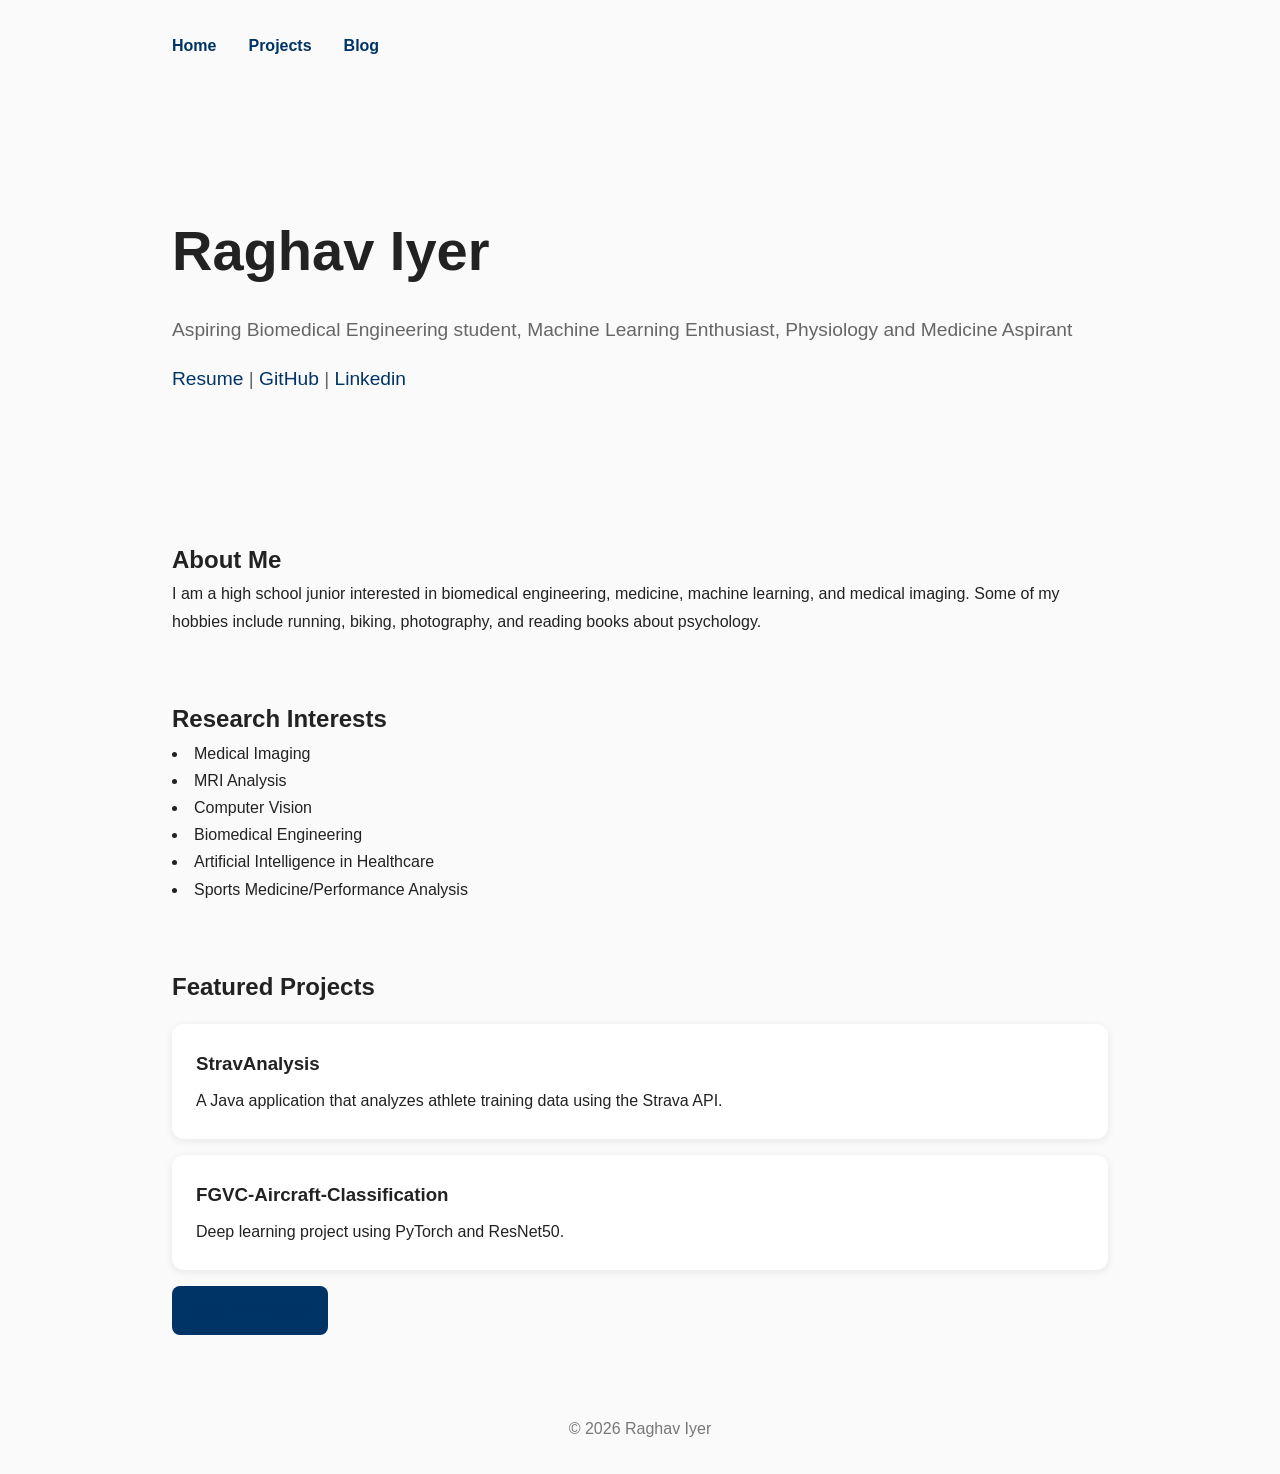
<file: index.html>
<!DOCTYPE html>
<html lang="en">

<head>
    <meta charset="UTF-8">
    <meta name="viewport" content="width=device-width, initial-scale=1.0">
    <title>Raghav Iyer</title>
    <link rel="stylesheet" href="style.css">
</head>

<body>

    <nav>
        <a href="index.html">Home</a>
        <a href="projects.html">Projects</a>
        <a href="blog.html">Blog</a>
    </nav>

    <header class="hero">
        <h1>Raghav Iyer</h1>

        <p>
            Aspiring Biomedical Engineering student, Machine Learning Enthusiast, Physiology and Medicine Aspirant
        </p>
        <p><a href = "data/resume.pdf">Resume</a> | <a href = "https://github.com/raghavi1024">GitHub</a> | <a href="https://www.linkedin.com/in/raghav-i-a81787403/">Linkedin</a></p>
    </header>

    <section>
        <h2>About Me</h2>

        <p>
            I am a high school junior interested in biomedical engineering,
            medicine, machine learning, and medical imaging. Some of my hobbies include running, biking, photography, and reading books about psychology.
           
        </p>
    </section>

    <section>
        <h2>Research Interests</h2>


        <ul style = "list-style-position: inside; padding-left: 0;">
            <li>Medical Imaging</li>
            <li>MRI Analysis</li>
            <li>Computer Vision</li>
            <li>Biomedical Engineering</li>
            <li>Artificial Intelligence in Healthcare</li>
            <li>Sports Medicine/Performance Analysis</li>
        </ul>

    </section>

    <section>
        <h2>Featured Projects</h2>

        <div class="card">
            <h3>StravAnalysis</h3>
            <p>
                A Java application that analyzes athlete training data
                using the Strava API.
            </p>
        </div>

        <div class="card">
            <h3>FGVC-Aircraft-Classification</h3>
            <p>
                Deep learning project using PyTorch and ResNet50.
            </p>
        </div>

        <a class="button" href="projects.html">
            View All Projects
        </a>
    </section>

    <footer>
        © 2026 Raghav Iyer
    </footer>

</body>

</html>
</file>
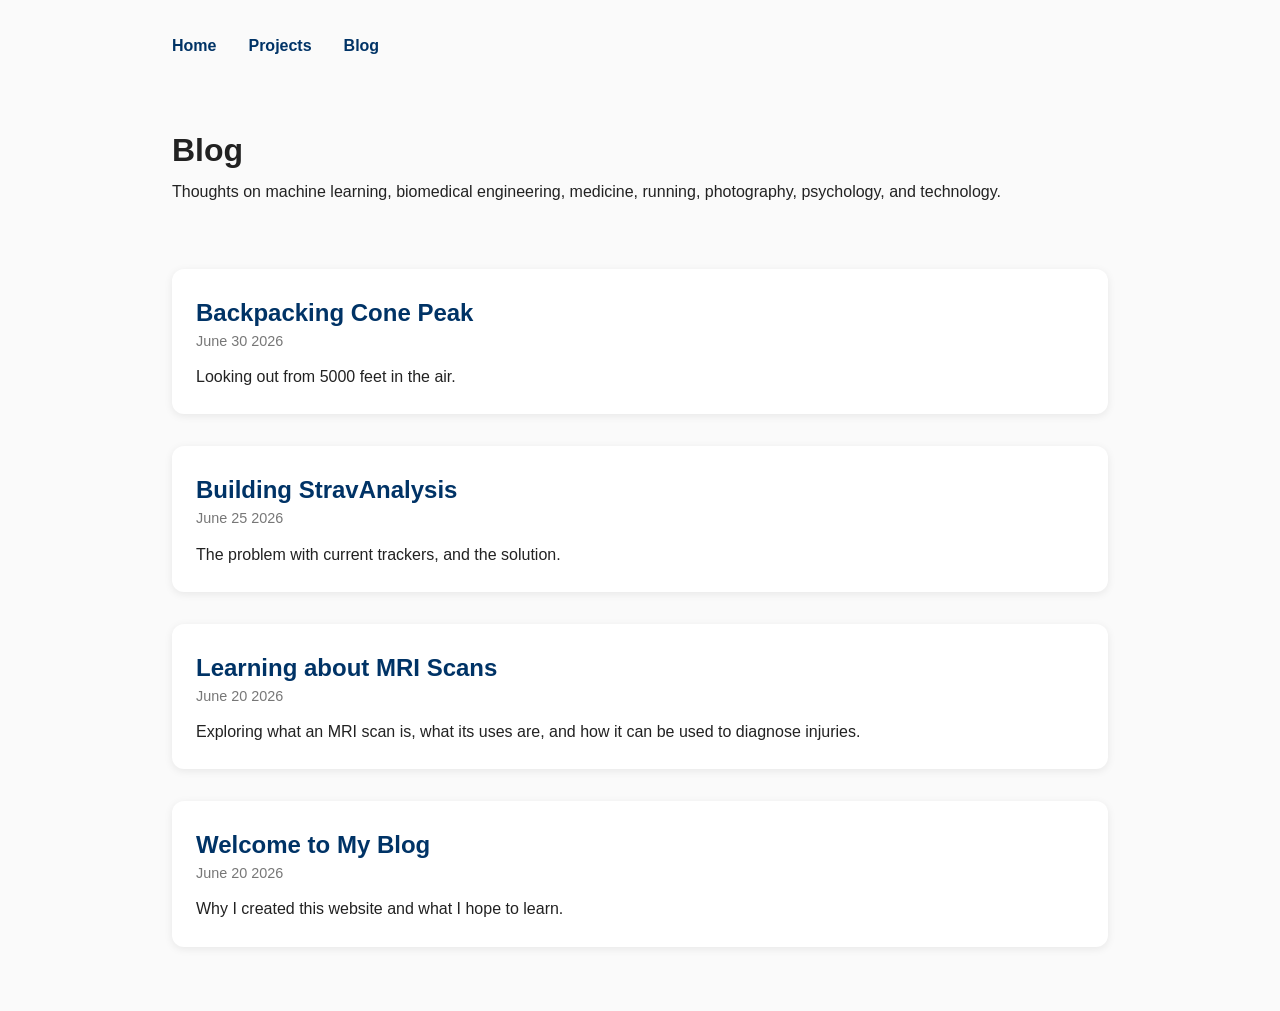
<file: blog.html>
<!DOCTYPE html>
<html lang="en">

<head>
    <meta charset="UTF-8">
    <meta name="viewport" content="width=device-width, initial-scale=1.0">
    <title>Blog | Raghav Iyer</title>
    <link rel="stylesheet" href="style.css">
</head>

<body>

    <nav>
        <a href="index.html">Home</a>
        <a href="projects.html">Projects</a>
        <a href="blog.html">Blog</a>
    </nav>

    <h1>Blog</h1>

    <p>
        Thoughts on machine learning, biomedical engineering,
        medicine, running, photography, psychology, and technology.
    </p>

    <section>


        <div class="card post-preview">
            <h2>
                <a href="posts/conepeak.html">
                    Backpacking Cone Peak
                </a>
            </h2>
            <p class="post-date">
                June 30 2026

            </p>
            <p>
                Looking out from 5000 feet in the air.
            </p>
        </div>

        <div class="card post-preview">
            <h2>
                <a href="posts/stravanalysis.html">
                    Building StravAnalysis
                </a>
            </h2>
            <p class="post-date">
                June 25 2026

            </p>
            <p>
                The problem with current trackers, and the solution.
            </p>
        </div>

        <div class="card post-preview">
            <h2>
                <a href="posts/mri.html">
                    Learning about MRI Scans
                </a>
            </h2>

            <p class="post-date">
                June 20 2026

            </p>
            <p>
                Exploring what an MRI scan is, what its uses are, and how it can be used to diagnose injuries.
            </p>
        </div>


        <div class="card post-preview">
            <h2>
                <a href="posts/welcome.html">
                    Welcome to My Blog
                </a>
            </h2>
            <p class="post-date">
                June 20 2026

            </p>
            <p>
                Why I created this website and what I hope to learn.
            </p>
        </div>

    </section>

</body>

</html>
</file>
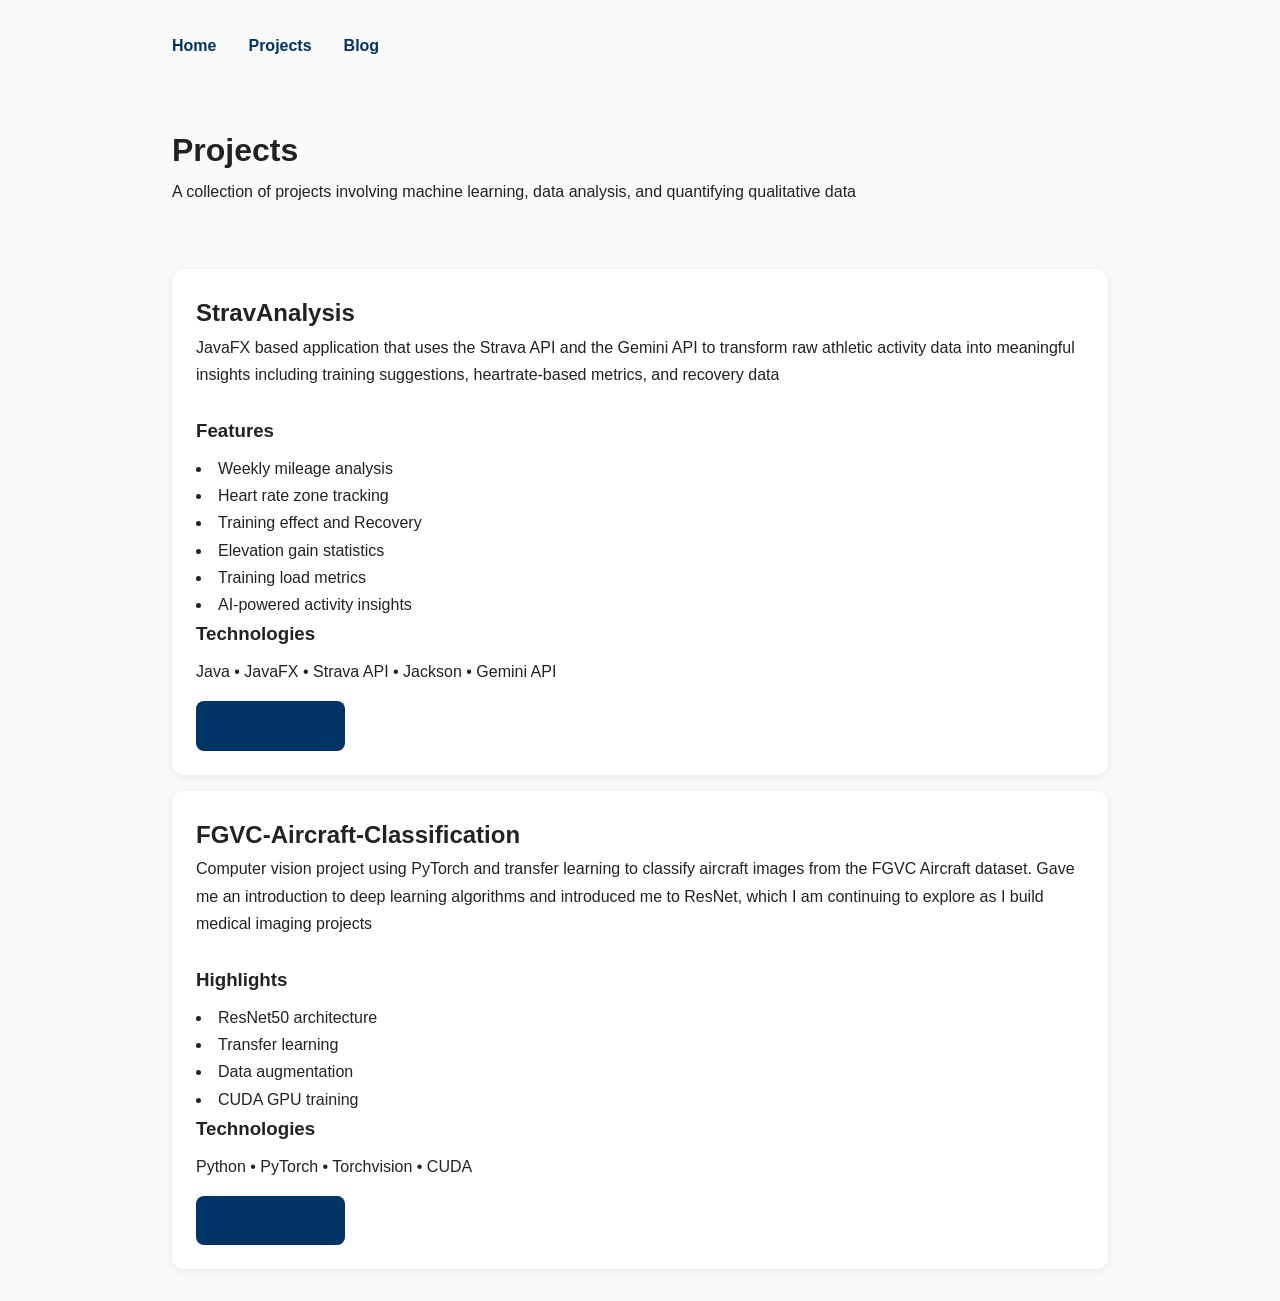
<file: projects.html>
<!DOCTYPE html>
<html lang="en">
<head>
    <meta charset="UTF-8">
    <meta name="viewport" content="width=device-width, initial-scale=1.0">
    <title>Projects | Raghav Iyer</title>
    <link rel="stylesheet" href="style.css">
</head>
<body>

<nav>
    <a href="index.html">Home</a>
    <a href="projects.html">Projects</a>
    <a href="blog.html">Blog</a>
</nav>

<h1>Projects</h1>

<p>
A collection of projects involving 
machine learning, data analysis, and quantifying qualitative data
</p>

<section>

    <div class="card">
        <h2>StravAnalysis</h2>

        <p>
            JavaFX based application that uses the Strava API and the Gemini API
            to transform raw athletic activity data into meaningful insights including training suggestions, 
            heartrate-based metrics, and recovery data
        </p>
        <br>
        <h3>Features</h3>

        <ul style = "list-style-position: inside; padding-left: 0;">
            <li>Weekly mileage analysis</li>
            <li>Heart rate zone tracking</li>
            <li>Training effect and Recovery</li>
            <li>Elevation gain statistics</li>
            <li>Training load metrics</li>
            <li>AI-powered activity insights</li>
        </ul>

        <h3>Technologies</h3>

        <p>
            Java • JavaFX • Strava API • Jackson • Gemini API
        </p>

        <a class="button" target = "_blank" href="https://github.com/raghavi1024/StravAnalysis">
            View on GitHub
        </a>
    </div>

    <div class="card">
        <h2>FGVC-Aircraft-Classification</h2>

        <p>
            Computer vision project using PyTorch and transfer learning
            to classify aircraft images from the FGVC Aircraft dataset. Gave me an introduction to deep learning algorithms and 
            introduced me to ResNet, which I am continuing to explore as I build medical imaging projects
        </p>
        <br>
        <h3>Highlights</h3>

        <ul style = "list-style-position: inside; padding-left: 0;">
            <li>ResNet50 architecture</li>
            <li>Transfer learning</li>
            <li>Data augmentation</li>
            <li>CUDA GPU training</li>
        </ul>

        <h3>Technologies</h3>

        <p>
            Python • PyTorch • Torchvision • CUDA
        </p>

        <a class="button" target = "_blank" href="https://github.com/raghavi1024/FGVC-Aircraft-Classification">
            View on GitHub
        </a>
    </div>

</section>

</body>
</file>
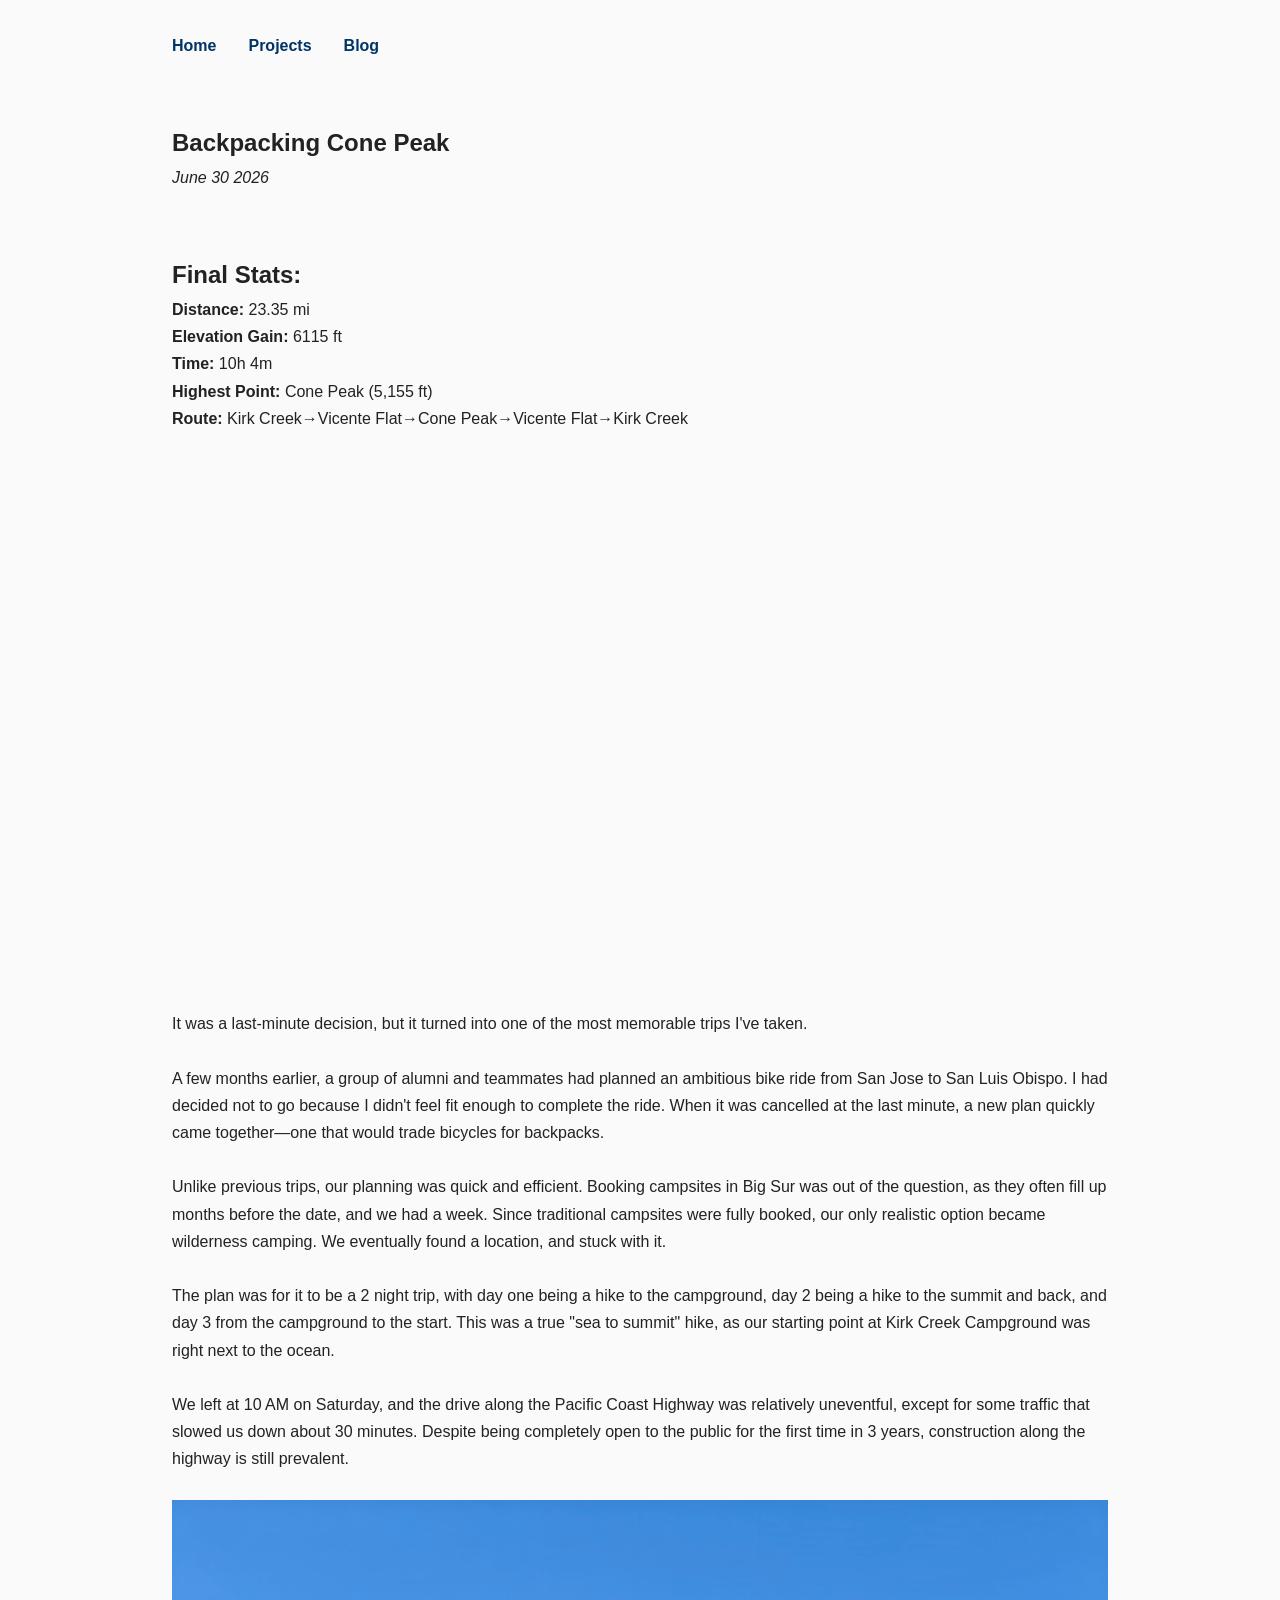
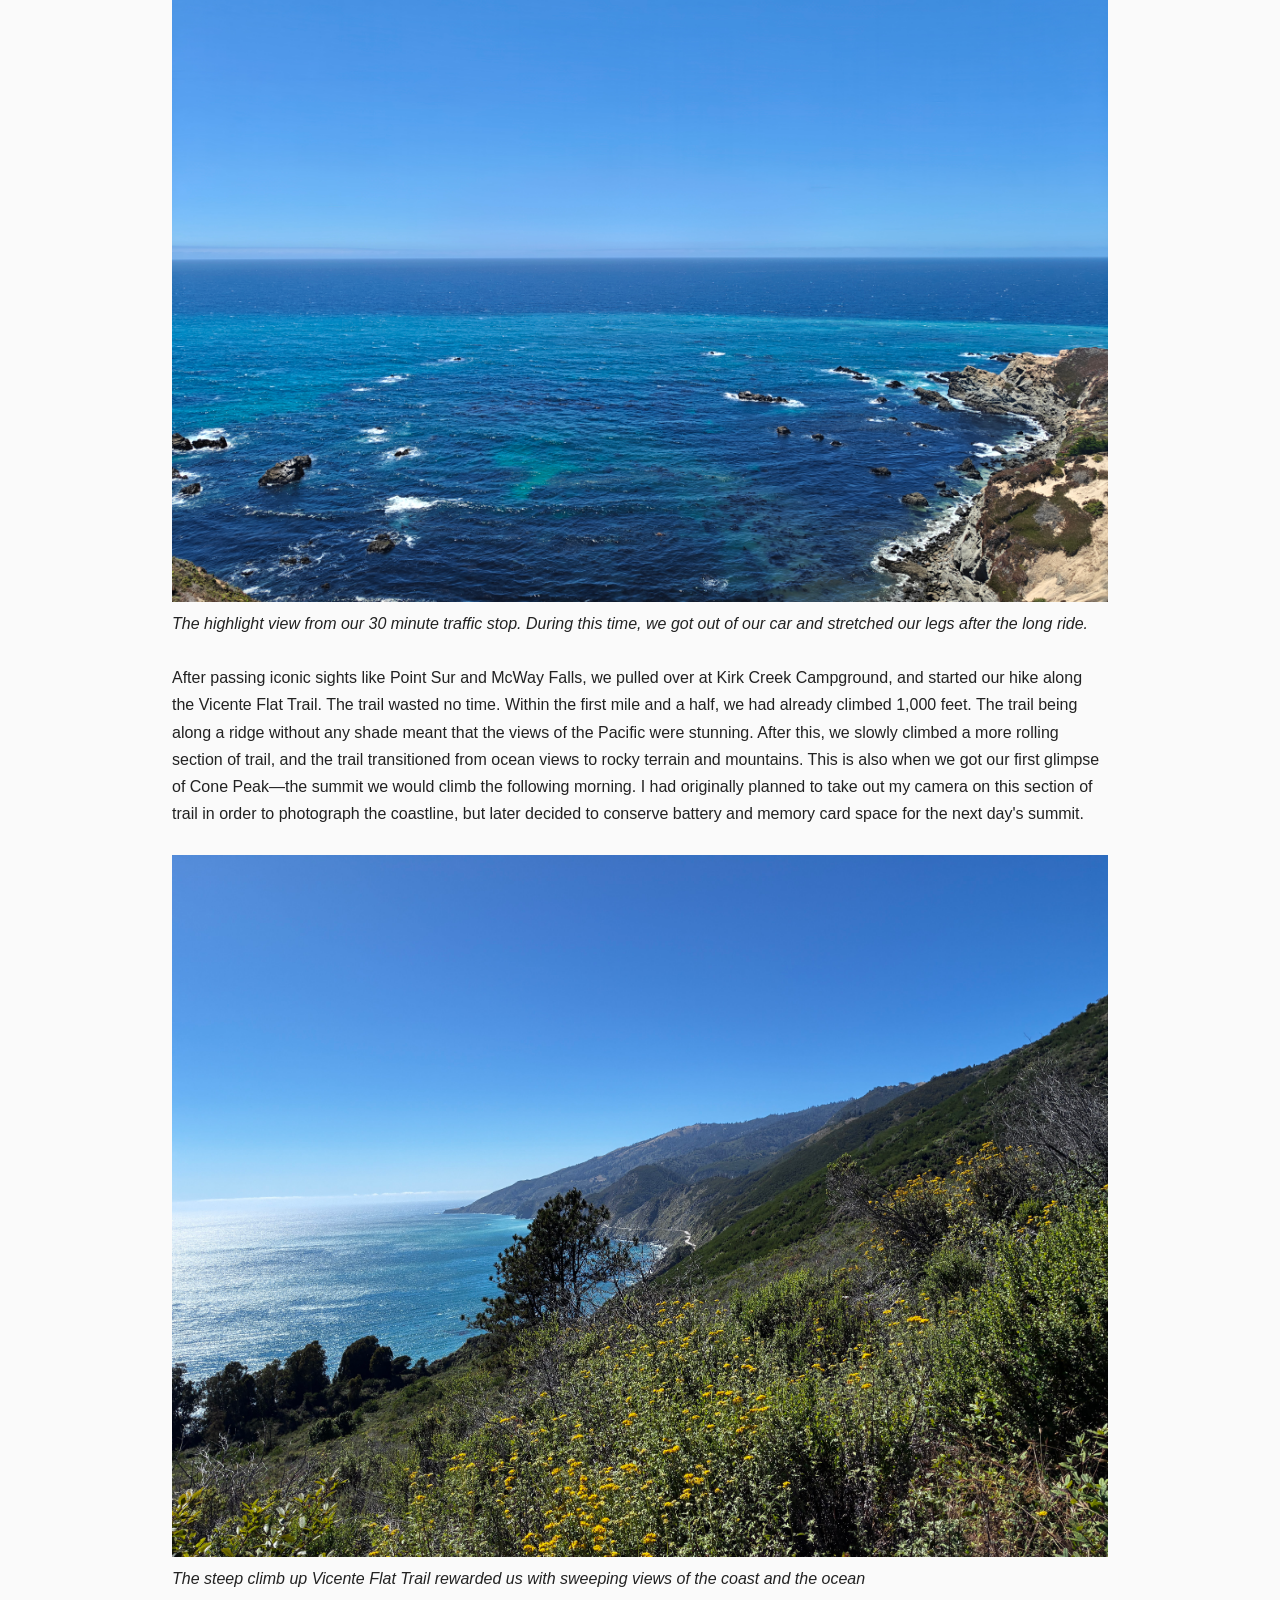
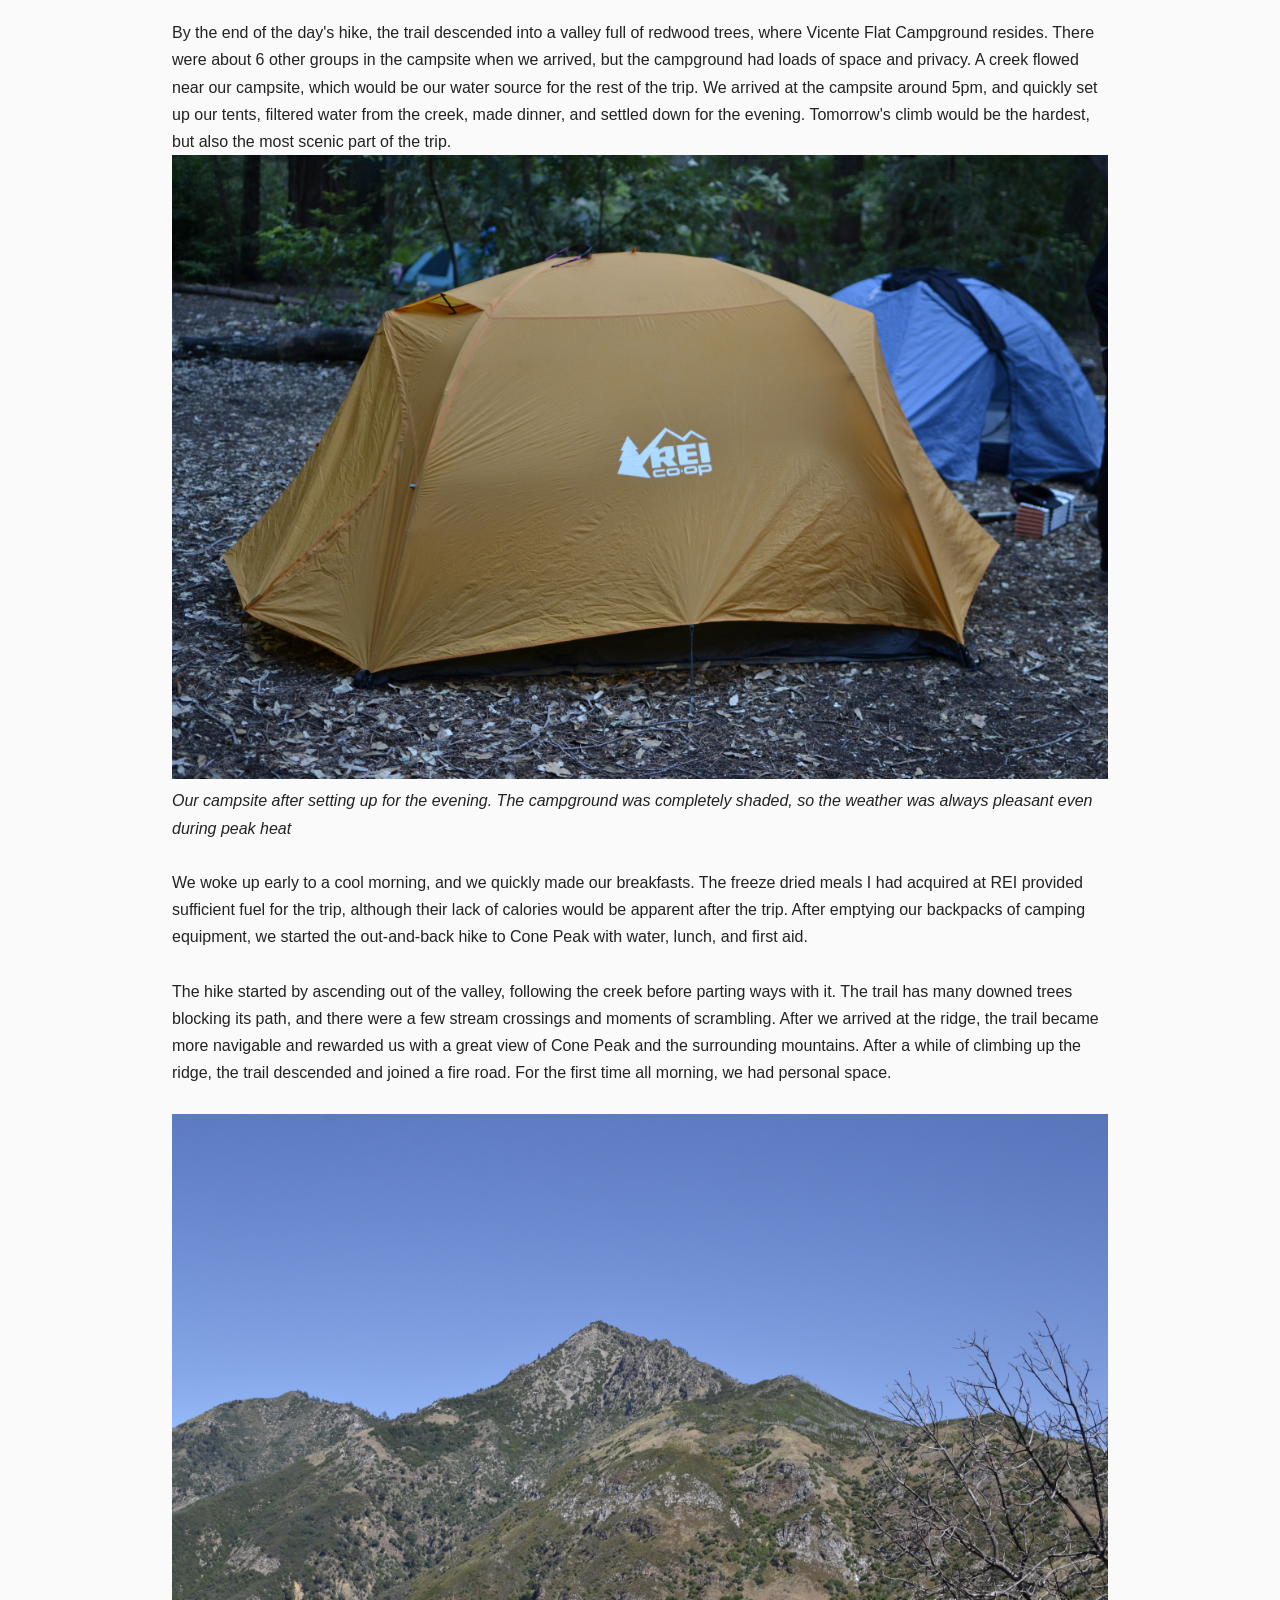
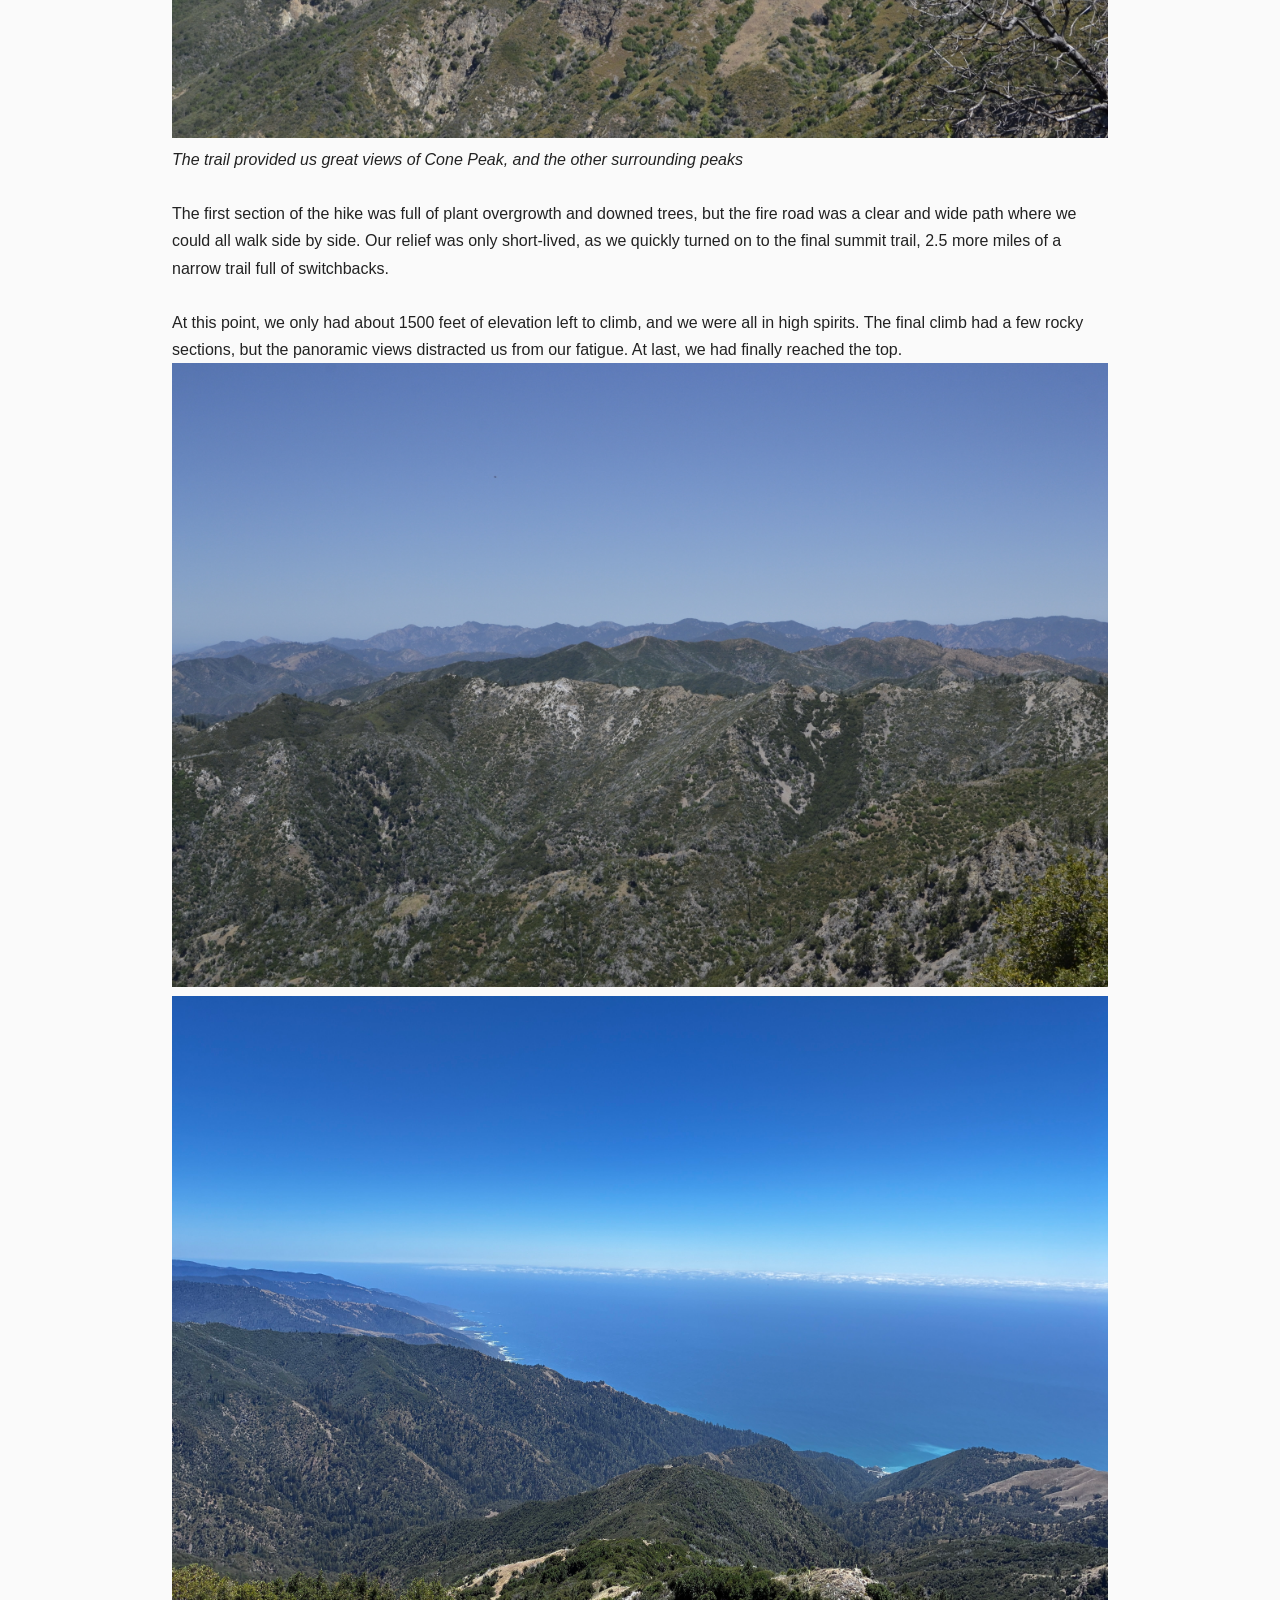
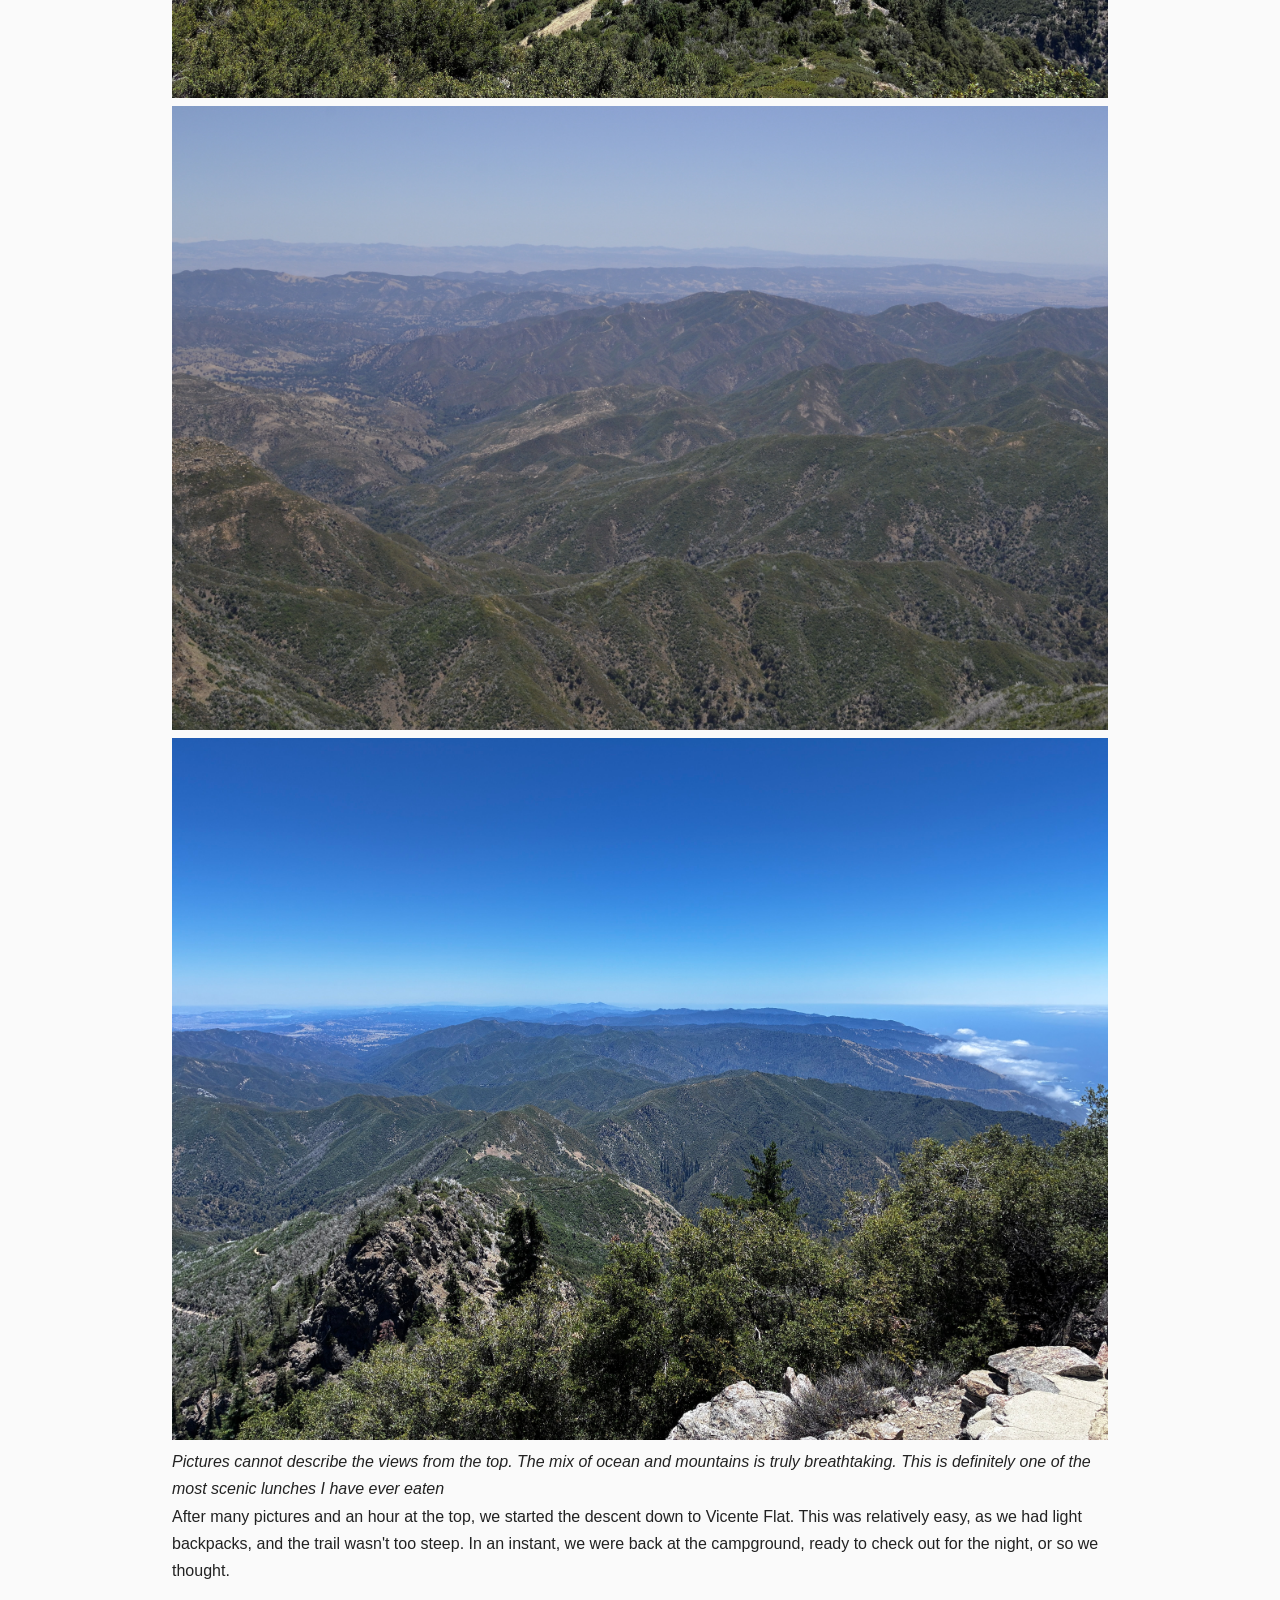
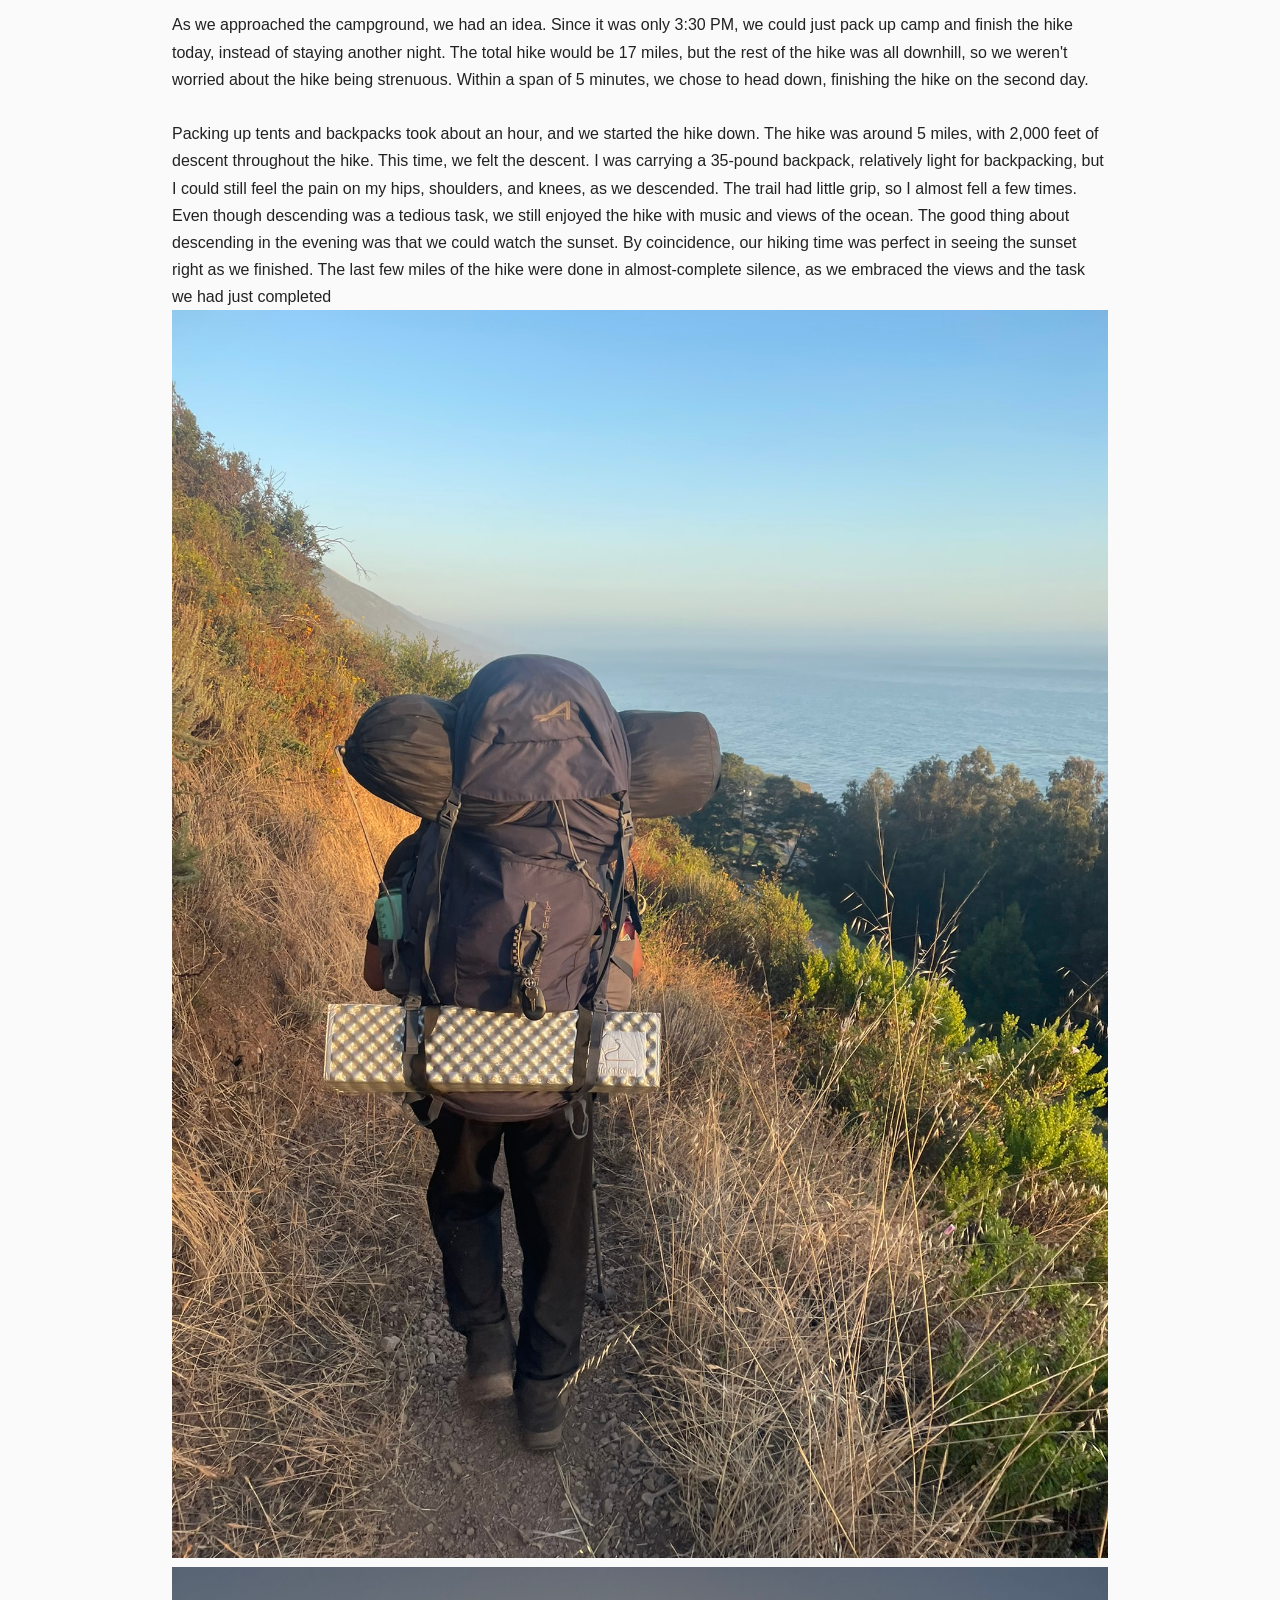
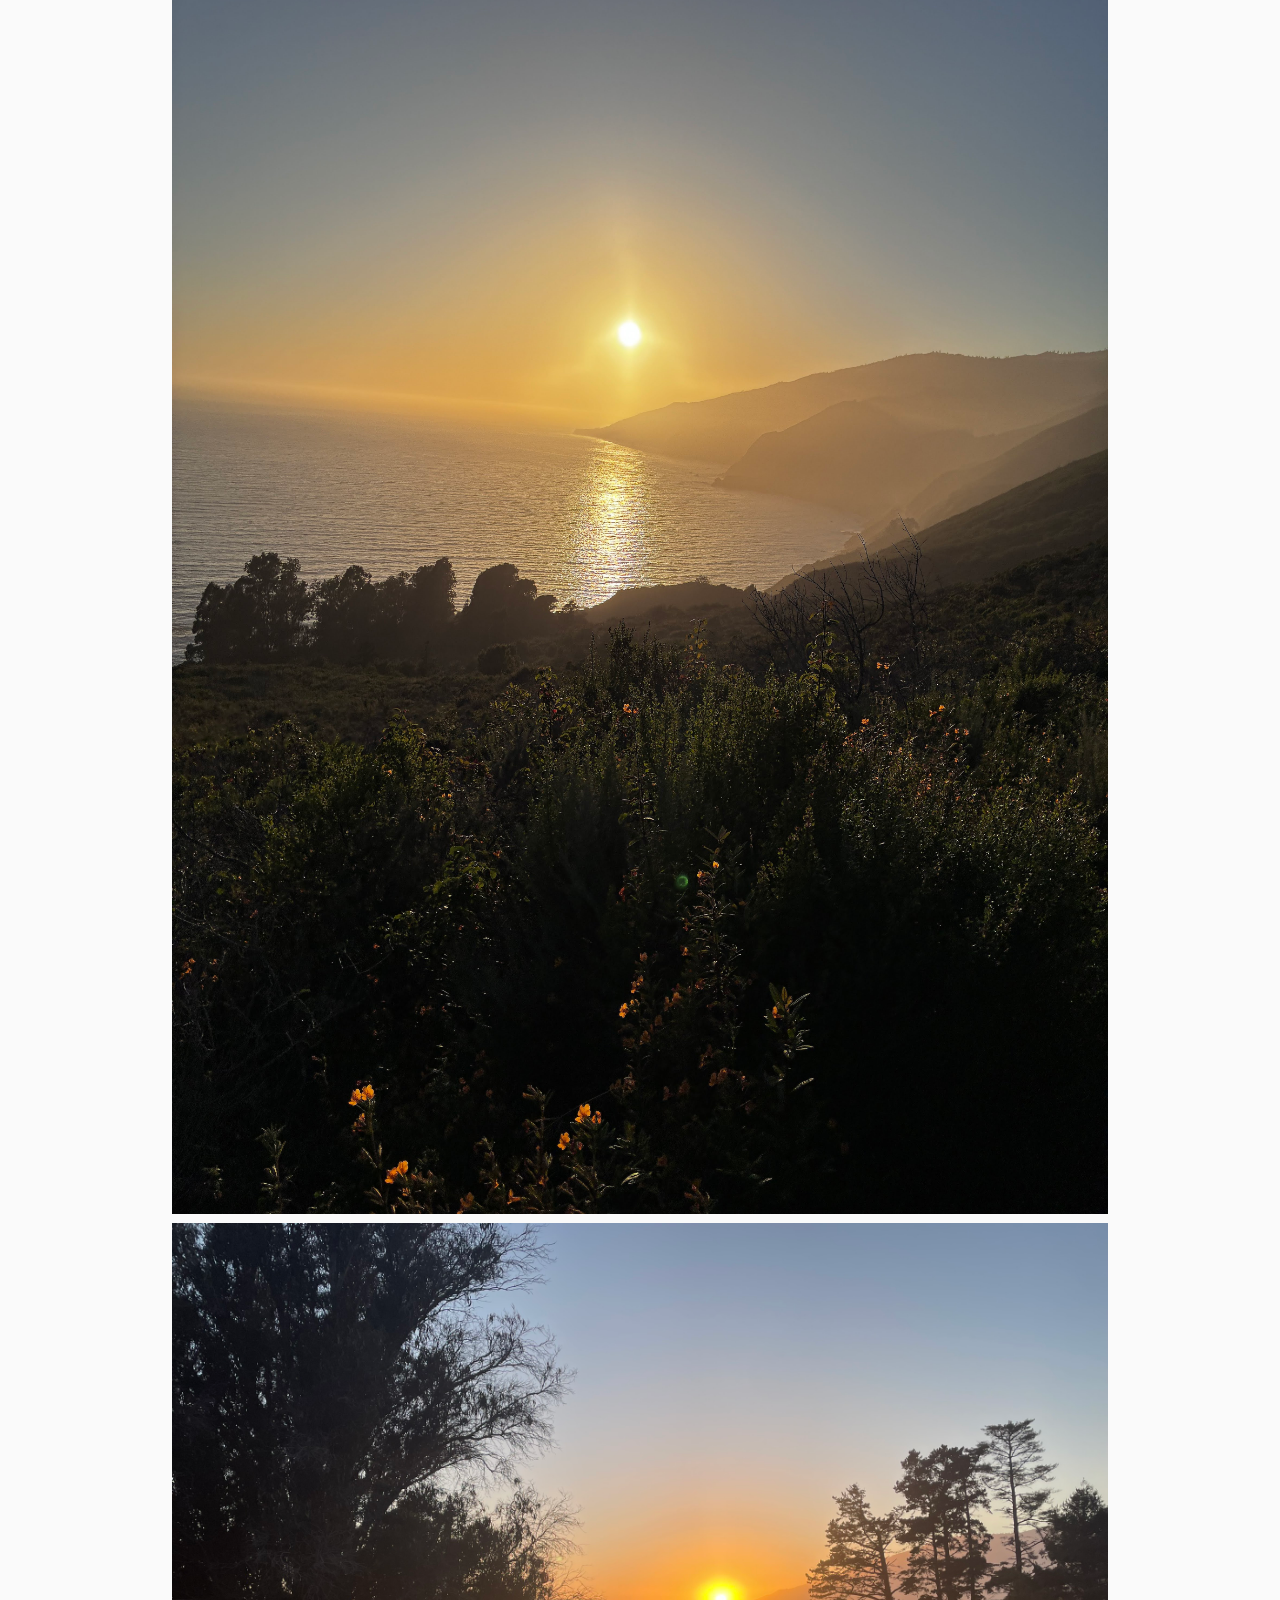
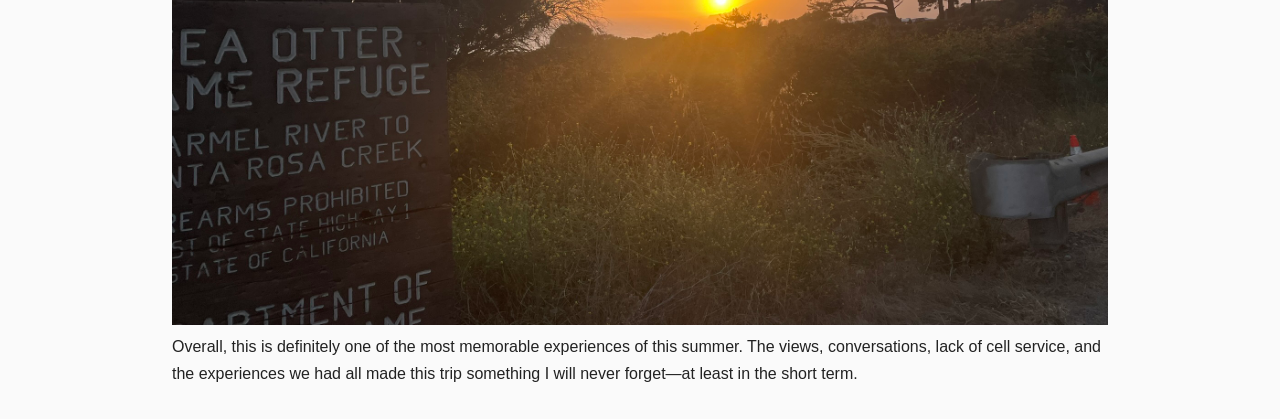
<file: posts/conepeak.html>
<!DOCTYPE html>
<html lang="en">

<head>
    <meta charset="UTF-8">
    <meta name="viewport" content="width=device-width, initial-scale=1.0">
    <title>Backpacking Cone Peak</title>
    <link rel="stylesheet" href="../style.css">
</head>

<body>

    <header>
        <nav>
            <a href="../index.html">Home</a>
            <a href="../projects.html">Projects</a>
            <a href="../blog.html">Blog</a>
        </nav>
    </header>

    <main>
        <article>

            <header>
                <h1>Backpacking Cone Peak</h1>
                <p><em>June 30 2026</em></p>
            </header>

            <section class="stats">
                <h2>Final Stats:</h2>

                <p><strong>Distance:</strong> 23.35 mi</p>
                <p><strong>Elevation Gain:</strong> 6115 ft</p>
                <p><strong>Time:</strong> 10h 4m</p>
                <p><strong>Highest Point:</strong> Cone Peak (5,155 ft)</p>
                <p><strong>Route:</strong> Kirk Creek→Vicente Flat→Cone Peak→Vicente Flat→Kirk Creek</p>
            </section>

            <figure class="route-map">
                <iframe scrolling="no" marginheight="0" marginwidth="0"
                    src="https://onthegomap.com/?m=r&amp;u=mi&amp;w%5B%5D=Routes+may+not+be+suitable+for+public+use.&amp;c%5B%5D=Route+data+%C2%A92026+On+The+Go+Map%2C+OpenStreetMap+Contributors&amp;d=36140&amp;f=74990be8d3&amp;n=1&amp;dm=1&amp;context=embed&amp;r2=wfrx6ZlnbNY2G_Ab7k9x2_3Hf1q1_2Mc2a2Y59UMl1Gd6o63UW4Cw2d1o1Mu6z2i1a2_5y4q5g2s1Vr2fEy1z2Y12X1QDi2a3i4M74W2Gd1q8TI~3m4z4y1l3a2V_5s9Y2n4m3n2AZ4a2f2i2Lo1Z3K8j1_2Y2f1g4c5_1K7~1e3nAY5Oa1s1W3MX1~2Y4z2c3b3r2~24Rs13a4x2a1p3Y3M0X2e3p1W2d5a21y3s4k3Ma2w3k3k2QYCm3Gc1aBW3d3g1u2e5n3g2u4Qw4q3u2KY4_2t1W3~4y13g2i67e5m1y5Y2q4d1W4k2Y1g2v36f3w1d2g12Eh2o3Pg2Z2u2Sg1Ns4w1d2g5s1q17y1e2e36m2c3i3W1u7_1Fi3~[base64]~6k2j2W1f4c6~4m2l3y20W1P4v2k2~6z4d8Bb5z1y4Lz2Gv3~1s1TTs1f3If4i4Z5W4f1W2_2s1Y1Vn1Ej5g2F_4q1y3f4k5t2m1j6w6~8u3tDBl2q1X4_2h4j1X2Ij1d1jAf1VFr3d1d1Y6Z1y1t3u1g1d13BQAu2X1q2Qy2Ad2QX17m2Y1j22c2i1l3Na4OR9c1y1c1Jd2c1e1L~[base64]~1z2~3g1h4a5Hg4r1g3UUW2r1Fw3M_2_1x4Cc5_4e8j2W73w2VQx20l2m3b6W5Vg4j2k2h3W7Ly5t2_2l4eCn1Ah2n2l43h2m4~2o4d1a1p23t3s6t22f1h1l1k1FY3o1a3Pw1b4y2R9Ql6r1Fh1v1k1x3p2t3f1l6f5~2LUZ20l8X1n4j5X1f3v8j2NX2Y1JTj1c1NTX1i17Hx2e1P2t2u1Ks1w2a1Z21d4Y2b3u5Z5y3h10d3e2h6Rv2Az6g23a2t3He8w1v43i4i1_1EY5m1i1Pu2s1y21e2MPAZ4o1t15d2Q79n3m2rBs1z3m1Bw1h20b2v1A1j1j3h4t2z67j3~2Z3a1r4Hx3n2b1l6y4TBv2v1Z5f6h5d3x18Ir2RKLRTc1Rd1d29j5l5x3i1l57h3W3z1GVt7b3h35l2d2d38x1r1p1e2f5r4v1f1Ot2Rf2a2n3QDi2f11v1e25g3f2w3j2X1e1~3X2p4l1x58d5f2h6x14~2W5z2u1JX4p3t2Pv4f2t4d5o3f1t2~2e3b1ZBl3FPXCj3j2Z2v3j3Lx3r4Z22~1e5d3q10Y2X3LZ1q3Z4y2r143Ss2W3b3c3X4_2Y1W3~2LZ1r1X5Nd3oA8W2z1Jf4b5X2g1k1z2J7n1a3h2MZ2g29a4l3o2X2o4z5r9Z2W1x1m3l4_4HW4p8UFe13~1L8Z3h4Eh2Y1PX11x1_2s2gEr1W1p5f2z5x4h1Z2t6_2n1Lv2e1~3B4Te6n6m1FTLX5Ab2Z2z2Lg1p1l9W3x4SnAY7X15l1r2i1_1X1M">
                </iframe>
            </figure>


            <p>It was a last-minute decision, but it turned into one of the most memorable trips I've taken.</p>

            <br>

            <p>A few months earlier, a group of alumni and teammates had planned an ambitious bike ride from San Jose to
                San
                Luis Obispo. I had decided not to go because I didn't feel fit enough to complete the ride. When it was
                cancelled at the last minute, a new plan quickly came together—one that would trade bicycles for
                backpacks.</p>

            <br>

            <p>Unlike previous trips, our planning was quick and efficient. Booking campsites in Big Sur was out of the
                question, as they often fill up months before the date, and we had a week. Since traditional campsites
                were
                fully booked, our only realistic option became wilderness camping.
                We eventually found a location, and stuck with it.</p>
            <br>
            <p>The plan was for it to be a 2 night trip, with day one being a hike to the campground, day 2 being a hike
                to the
                summit and back, and day 3 from the campground to the start. This was a true "sea to summit" hike, as
                our
                starting point at Kirk Creek Campground was right next to the ocean. </p>

            <br>

            <p>We left at 10 AM on Saturday, and the drive along the Pacific Coast Highway was relatively uneventful,
                except for
                some traffic that slowed us down about 30 minutes. Despite
                being completely open to the public for the first time in 3 years, construction along the highway is
                still
                prevalent.
            </p>
            <br>
            <img src="images/highway1traffic.jpg">
            <br>
            <i>The highlight view from our 30 minute traffic stop. During this time, we got out of our car and stretched
                our
                legs after the long ride.</i>
            <br><br>

            <p>After passing iconic sights like Point Sur and McWay Falls, we pulled over at Kirk Creek Campground, and
                started
                our
                hike along the Vicente Flat Trail. The trail wasted no time. Within the first mile and a half, we had
                already
                climbed 1,000 feet. The trail being along a ridge without any shade meant that the views of the Pacific
                were
                stunning. After this, we slowly climbed a more rolling section of trail, and the
                trail transitioned from ocean views to rocky terrain and mountains. This is also when we got our first
                glimpse
                of Cone Peak—the summit we would climb the following morning. I had originally planned to take out my
                camera on
                this
                section of trail in order to photograph the coastline, but later decided to conserve battery and memory
                card
                space for the next day's summit.</p>

            <br>
            <img src="images/vicentetrailup.JPG">
            <br>
            <i>The steep climb up Vicente Flat Trail rewarded us with sweeping views of the coast and the ocean</i>
            <br><br>
            <p>
                By the end of the day's hike, the trail descended into a valley full of redwood trees, where Vicente
                Flat
                Campground resides. There
                were about 6 other groups in the campsite when we arrived, but the campground had loads
                of space and privacy. A creek flowed near our campsite, which would be our water source for the rest of
                the
                trip. We arrived at the campsite around 5pm, and quickly set up our tents, filtered water from the
                creek, made
                dinner, and settled down for the evening. Tomorrow's climb would be the hardest, but also the most
                scenic part
                of the trip. </p>

            <img src="images/tent.JPG">
            <br>
            <i>Our campsite after setting up for the evening. The campground was completely shaded, so the weather was
                always
                pleasant
                even during peak heat</i>
            <br>
            <br>

            <p>We woke up early to a cool morning, and we quickly made our breakfasts. The freeze dried meals I had
                acquired at
                REI provided sufficient fuel for the trip, although their lack of calories would be apparent after the
                trip.
                After emptying our backpacks of camping equipment, we started the out-and-back hike to Cone Peak with
                water,
                lunch, and first aid.</p>

            <br>

            <p>The hike started by ascending out of the valley, following the creek before parting ways with it. The
                trail has
                many downed trees blocking its path, and there were a few stream crossings and moments of scrambling.
                After we
                arrived at the ridge, the trail became more navigable and rewarded us with a great view of Cone Peak and
                the
                surrounding mountains. After a while of climbing up the ridge, the trail descended and joined a fire
                road. For
                the first time all morning, we had personal space.</p>



            <br>
            <img src="images/climbingridge.JPG"><br>
            <i>The trail provided us great views of Cone Peak, and the other surrounding peaks</i>

            <br>
            <br>

            <p>The first section of the hike was full of plant overgrowth and downed trees, but the fire road was a
                clear and
                wide path where we could all walk side by side. Our relief was only short-lived, as we quickly turned on
                to the
                final summit trail, 2.5 more miles of a narrow trail full of switchbacks. </p>

            <br>

            <p>At this point, we only had about 1500 feet of elevation left to climb, and we were all in high spirits.
                The final
                climb had a few rocky sections, but the panoramic views distracted us from our fatigue. At last, we had
                finally
                reached the top.</p>

            <img src="images/top1.JPG">
            <img src="images/top2.JPG"><br>
            <img src="images/top3.JPG">
            <img src="images/top4.JPG">
            <br>
            <i>Pictures cannot describe the views from the top. The mix of ocean and mountains is truly breathtaking.
                This is
                definitely one of the most scenic lunches I have ever eaten</i>
            <br>

            <p>After many pictures and an hour at the top, we started the descent down to Vicente Flat. This was
                relatively
                easy, as we had light backpacks, and the trail wasn't too steep. In an instant, we were back at the
                campground,
                ready to check out for the night, or so we thought.</p>

            <br>

            <p>As we approached the campground, we had an idea. Since it was only 3:30 PM, we could just pack up camp
                and finish
                the hike today, instead of staying another night. The total hike would be 17 miles, but the rest of the
                hike was
                all downhill, so we weren't worried about the hike being strenuous. Within a span of 5 minutes, we chose
                to head
                down, finishing the hike on the second day.</p>

            <br>

            <p>Packing up tents and backpacks took about an hour, and we started the hike down. The hike was around 5
                miles,
                with
                2,000 feet of descent throughout the hike. This time, we felt the descent. I was carrying a 35-pound
                backpack,
                relatively light for backpacking, but I could still feel the pain on my hips, shoulders, and knees, as
                we
                descended. The trail had little grip, so I almost fell a few times. Even though descending was a tedious
                task,
                we still enjoyed the hike with music and views of the ocean. The good thing about descending in the
                evening was
                that we could watch the sunset. By coincidence, our hiking time was perfect in seeing the sunset right
                as we
                finished. The last few miles of the hike were done in almost-complete silence, as we embraced the views
                and the
                task we had just completed</p>

            <img src="images/descent1.JPEG">

            <img src="images/descent3.JPG">
            <img src="images/descent2.JPEG">

            <br>

            <p>Overall, this is definitely one of the most memorable experiences of this summer. The views,
                conversations, lack
                of cell service, and the experiences we had all made this trip something I will never forget—at least in
                the
                short term. </p>



        </article>
    </main>

</body>

</html>
</file>
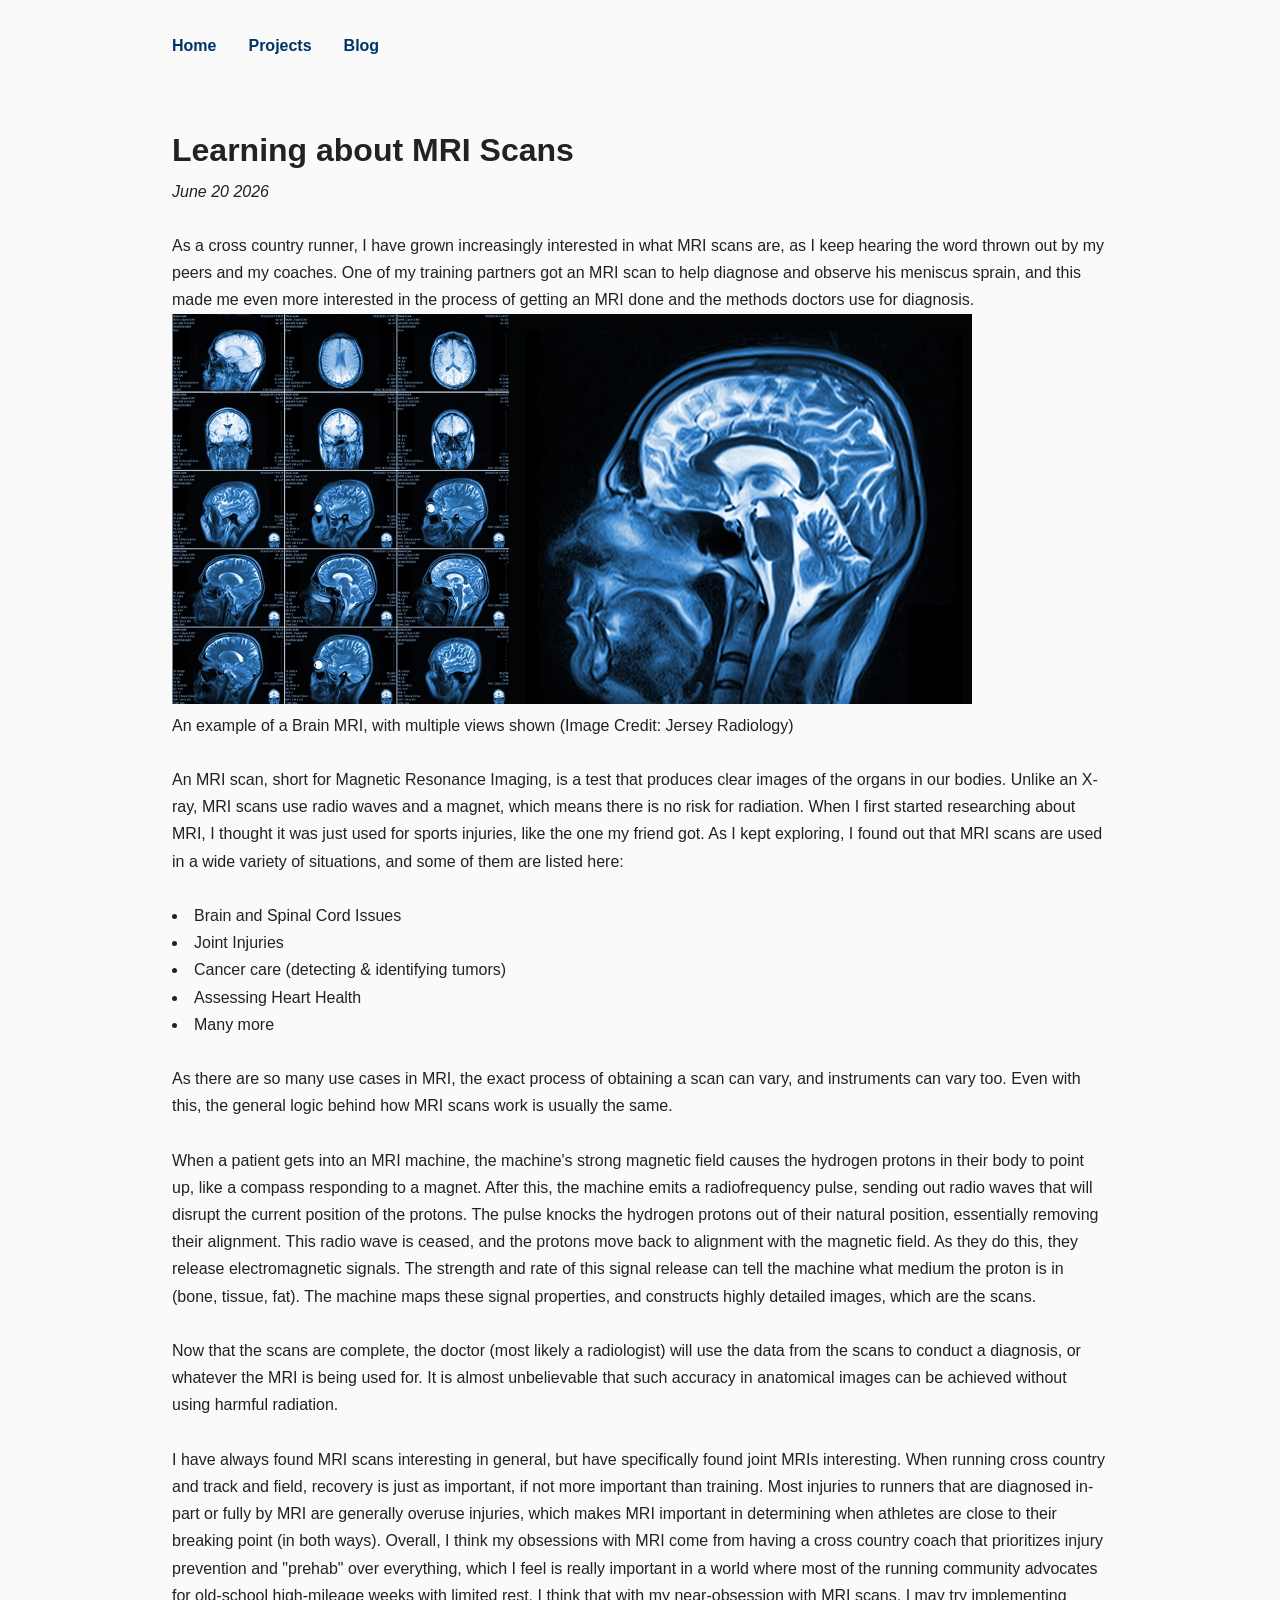
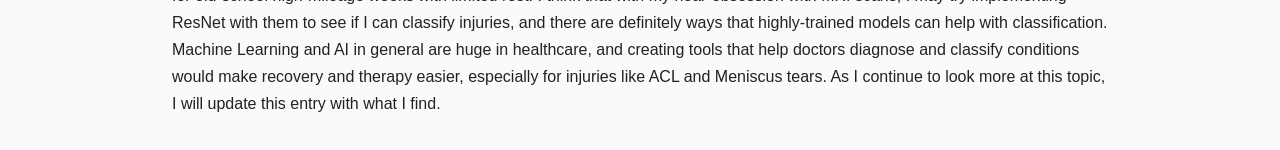
<file: posts/mri.html>
<!DOCTYPE html>
<html lang="en">

<head>
    <meta charset="UTF-8">
    <meta name="viewport" content="width=device-width, initial-scale=1.0">
    <title>Learning about MRI</title>
    <link rel="stylesheet" href="../style.css">
</head>

<body>

    <nav>
        <a href="../index.html">Home</a>
        <a href="../projects.html">Projects</a>
        <a href="../blog.html">Blog</a>
    </nav>

    <h1>Learning about MRI Scans</h1>

    <p><em>June 20 2026</em></p>
    <br>
    <p>
        As a cross country runner, I have grown increasingly interested in what MRI scans are, as I keep hearing the
        word
        thrown out by my peers and my coaches. One of my training partners got an MRI scan to help diagnose and observe
        his meniscus sprain,
        and this made me even more interested in the process of getting an MRI done and the methods doctors use for
        diagnosis.
    </p>


    <img src="images/mri-with-multiple-views.webp" width="800" height="390">

    <p>An example of a Brain MRI, with multiple views shown (Image Credit: Jersey Radiology)</p>

    <br>
    <p>
        An MRI scan, short for Magnetic Resonance Imaging,
        is a test that produces clear images of the organs in our bodies. Unlike an X-ray,
        MRI scans use radio waves and a magnet, which means there is no risk for radiation. When I first started
        researching about MRI,
        I thought it was just used for sports injuries, like the one my friend got. As I kept exploring, I found out
        that MRI scans
        are used in a wide variety of situations, and some of them are listed here:
    </p>

    <br>
    <ul style="list-style-position: inside; padding-left: 0;">
        <li>Brain and Spinal Cord Issues</li>
        <li>Joint Injuries</li>
        <li>Cancer care (detecting & identifying tumors)</li>
        <li> Assessing Heart Health</li>
        <li>Many more</li>

    </ul>
    <br>
    <p>
        As there are so many use cases in MRI, the exact process of obtaining a scan can vary, and instruments
        can vary too. Even with this, the general logic behind how MRI scans work is usually the same.


    </p>

    <br>
    <p>When a patient gets into an MRI machine, the machine's strong magnetic field causes the hydrogen protons
        in their body to point up, like a compass responding to a magnet. After this, the machine emits a radiofrequency
        pulse,
        sending out radio waves that will disrupt the current position of the protons. The pulse knocks the hydrogen
        protons out of their natural position,
        essentially removing their alignment. This radio wave is ceased, and the protons move back to alignment with the
        magnetic field. As they do this,
        they release electromagnetic signals. The strength and rate of this signal release can tell the machine what
        medium the proton is in (bone, tissue, fat). The machine maps
        these signal properties, and constructs highly detailed images, which are the scans.</p>

    <br>

    <p>
        Now that the scans are complete, the doctor (most likely a radiologist) will
        use the data from the scans to conduct a diagnosis, or whatever the MRI is being used for. It is
        almost unbelievable that such accuracy in anatomical images
        can be achieved without using harmful radiation.
    </p>

    <br>

    <p>
        I have always found MRI scans interesting in general, but have specifically found
        joint MRIs interesting. When running cross country and track and field,
        recovery is just as important, if not more important than training.
        Most injuries to runners that are diagnosed in-part or fully by MRI are generally overuse injuries,
        which makes MRI important in determining when athletes are close to their breaking point (in both ways).
        Overall,
        I think my obsessions with MRI come from having a cross country coach that prioritizes injury prevention and
        "prehab" over everything,
        which I feel is really important in a world where most of the running community advocates for old-school
        high-mileage weeks with limited rest. I
        think that with my near-obsession with MRI scans, I may try implementing ResNet with them to see if I can
        classify injuries, and there are definitely
        ways that highly-trained models can help with classification. Machine Learning and AI in general are huge in
        healthcare, and creating tools that
        help doctors diagnose and classify conditions would make recovery and therapy easier, especially for injuries
        like ACL and Meniscus tears. As I continue
        to look more at this topic, I will update this entry with what I find.

    </p>

</body>

</html>
</file>
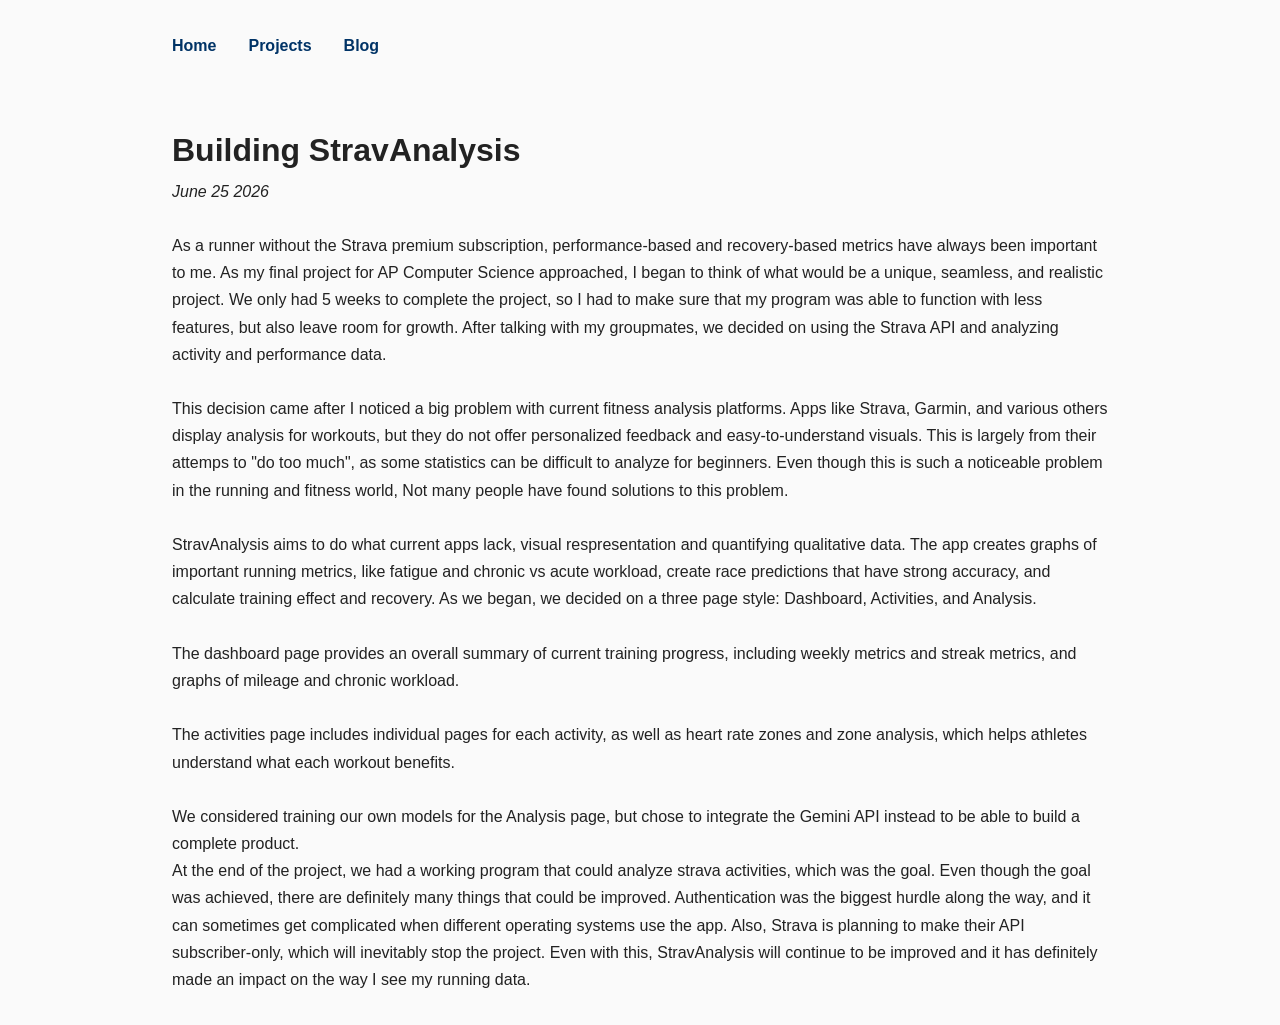
<file: posts/stravanalysis.html>
<!DOCTYPE html>
<html lang="en">

<head>
    <meta charset="UTF-8">
    <meta name="viewport" content="width=device-width, initial-scale=1.0">
    <title>Building StravAnalysis</title>
    <link rel="stylesheet" href="../style.css">
</head>

<body>

    <nav>
        <a href="../index.html">Home</a>
        <a href="../projects.html">Projects</a>
        <a href="../blog.html">Blog</a>
    </nav>

    <h1>Building StravAnalysis</h1>

    <p><em>June 25 2026</em></p>
    <br>
    <p>
        As a runner without the Strava premium subscription, performance-based and recovery-based metrics have always
        been important to me. As my final project for AP Computer Science approached,
        I began to think of what would be a unique, seamless, and realistic project. We only had 5 weeks to complete the
        project, so I had to make sure that my
        program was able to function with less features, but also leave room for growth. After talking with my
        groupmates, we decided on using the Strava API and analyzing
        activity and performance data.
    </p>

    <br>
    <p>This decision came after I noticed a big problem with current fitness analysis platforms. Apps like Strava,
        Garmin, and various others display analysis for workouts, but they do not offer personalized feedback and
        easy-to-understand visuals. This is largely
        from their attemps to "do too much", as some statistics can be difficult to analyze for beginners. Even though
        this is such a noticeable problem in the running and fitness world, Not many people have found solutions to this
        problem. </p>



    <br>
    <p>
        StravAnalysis aims to do what current apps lack, visual respresentation and quantifying qualitative data. The
        app creates graphs of important running metrics, like fatigue and chronic vs acute workload,
        create race predictions that have strong accuracy, and calculate training effect and recovery. As we began, we
        decided on a three page style: Dashboard, Activities, and Analysis.
    </p>
    <br>
    <p>The dashboard page provides an overall summary of current training progress, including weekly metrics and streak
        metrics, and graphs of mileage and chronic workload.</p>

    <br>
    <p>The activities page includes individual pages
        for each activity, as well as heart rate zones and zone analysis, which helps athletes understand what each
        workout benefits.</p>


    <br>

    <p>We considered training our own models for the Analysis page, but chose to integrate the
        Gemini API instead to be able to build a complete product.</p>

    <p>At the end of the project, we had a working program that could analyze strava activities, which was the goal.
        Even though the goal was achieved,
        there are definitely many things that could be improved. Authentication was the biggest hurdle along the way,
        and it can sometimes get complicated when different operating systems use the app. Also,
        Strava is planning to make their API subscriber-only, which will inevitably stop the project. Even with this,
        StravAnalysis will continue to be improved and it has definitely made an impact on the way I see my
        running data.
    </p>





</body>

</html>
</file>
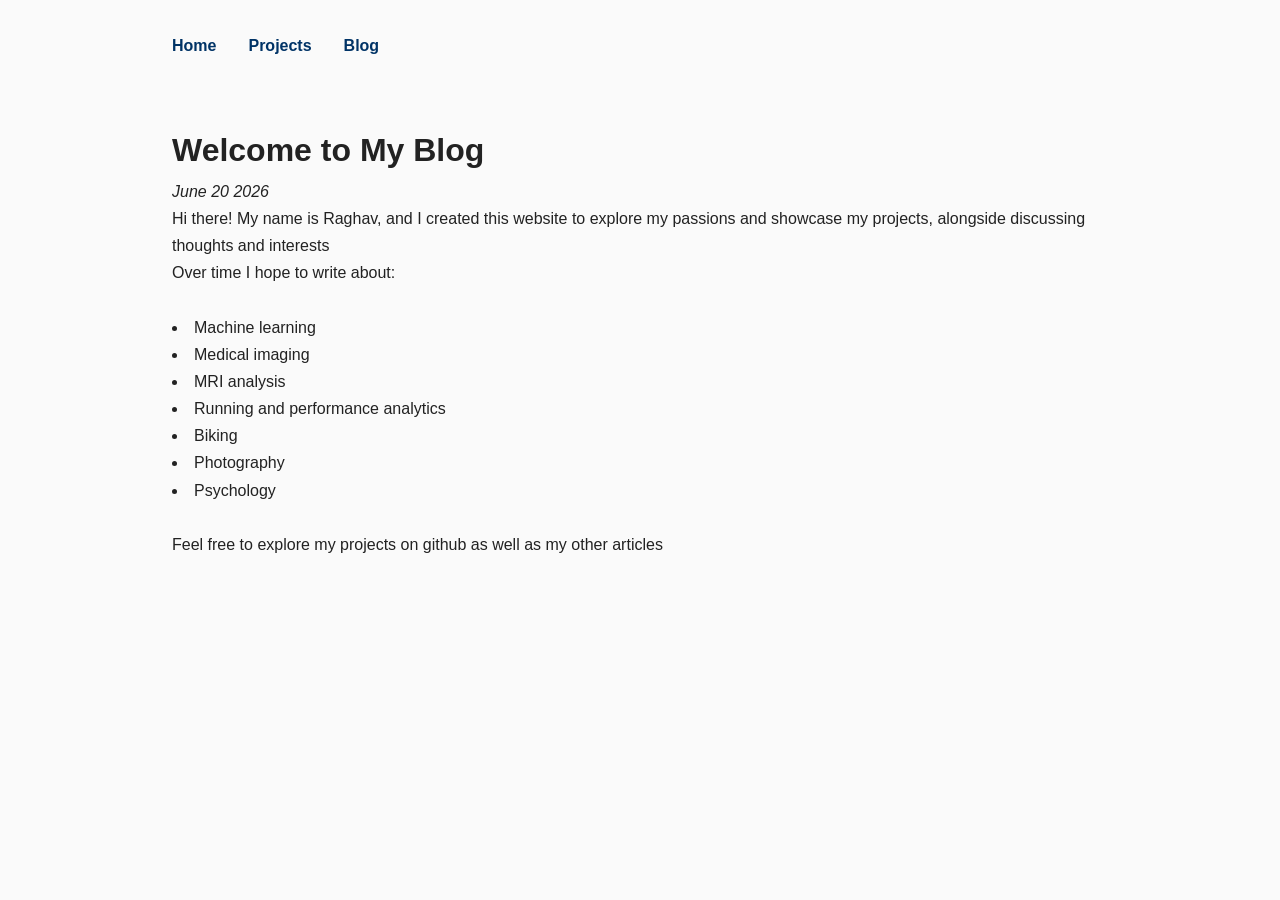
<file: posts/welcome.html>
<!DOCTYPE html>
<html lang="en">
<head>
    <meta charset="UTF-8">
    <meta name="viewport" content="width=device-width, initial-scale=1.0">
    <title>Welcome</title>
    <link rel="stylesheet" href="../style.css">
</head>
<body>

<nav>
    <a href="../index.html">Home</a>
    <a href="../projects.html">Projects</a>
    <a href="../blog.html">Blog</a>
</nav>

<h1>Welcome to My Blog</h1>

<p><em>June 20 2026</em></p>

<p>
Hi there! My name is Raghav, and I created this website to explore my passions and showcase my projects, alongside discussing thoughts and interests
</p>

<p>
Over time I hope to write about:


</p>
<br>

<ul style = "list-style-position: inside; padding-left: 0;">
    <li>Machine learning</li>
    <li>Medical imaging</li>
    <li>MRI analysis</li>
    <li>Running and performance analytics</li>
    <li>Biking</li>
    <li>Photography</li>
    <li>Psychology</li>
</ul>
<br>
<p>
Feel free to explore my projects on github as well as my other articles
</p>
</body>
</html>
</file>
<file: style.css>
* {
    margin: 0;
    padding: 0;
    box-sizing: border-box;
}

body {
    font-family: Inter, Arial, sans-serif;
    max-width: 1000px;
    margin: 0 auto;
    padding: 2rem;
    line-height: 1.7;
    color: #222;
    background: #fafafa;
}

nav {
    display: flex;
    gap: 2rem;
    margin-bottom: 4rem;
}

nav a {
    text-decoration: none;
    color: #003366;
    font-weight: 600;
}

nav a:hover {
    opacity: 0.7;
}

.hero {
    padding: 5rem 0;
}

.hero h1 {
    font-size: 3.5rem;
}

.hero p {
    font-size: 1.2rem;
    color: #666;
    margin-top: 1rem;
}

section {
    margin-top: 4rem;
}

.card {
    background: white;
    border-radius: 12px;
    padding: 1.5rem;
    margin-top: 1rem;
    box-shadow: 0 2px 8px rgba(0,0,0,.08);
}

.card h3 {
    margin-bottom: .5rem;
}

.button {
    display: inline-block;
    margin-top: 1rem;
    padding: .7rem 1.2rem;
    background: #003366;
    color: rgb(255, 255, 255);
    text-decoration: none;
    border-radius: 8px;
}

.post-preview {
    margin-bottom: 2rem;
}

.post-preview a {
    color: #003366;
    text-decoration: none;
}

footer {
    margin-top: 5rem;
    color: #777;
    text-align: center;
}

.post-date {
    color: #777;
    font-size: 0.9rem;
    margin-top: -5px;
    margin-bottom: 10px;
}

a:link {
  text-decoration: none;
  color:#003366
}

img{
    max-width:100%;
    height:auto;
}
.route-map {
    width: 100%;
    max-width: 900px;
    margin: 2rem auto;
}

.route-map iframe {
    width: 100%;
    aspect-ratio: 16 / 9;
    border: none;
    border-radius: 10px;
}

.route-map figcaption {
    text-align: center;
    margin-top: 0.5rem;
    font-style: italic;
}
</file>
